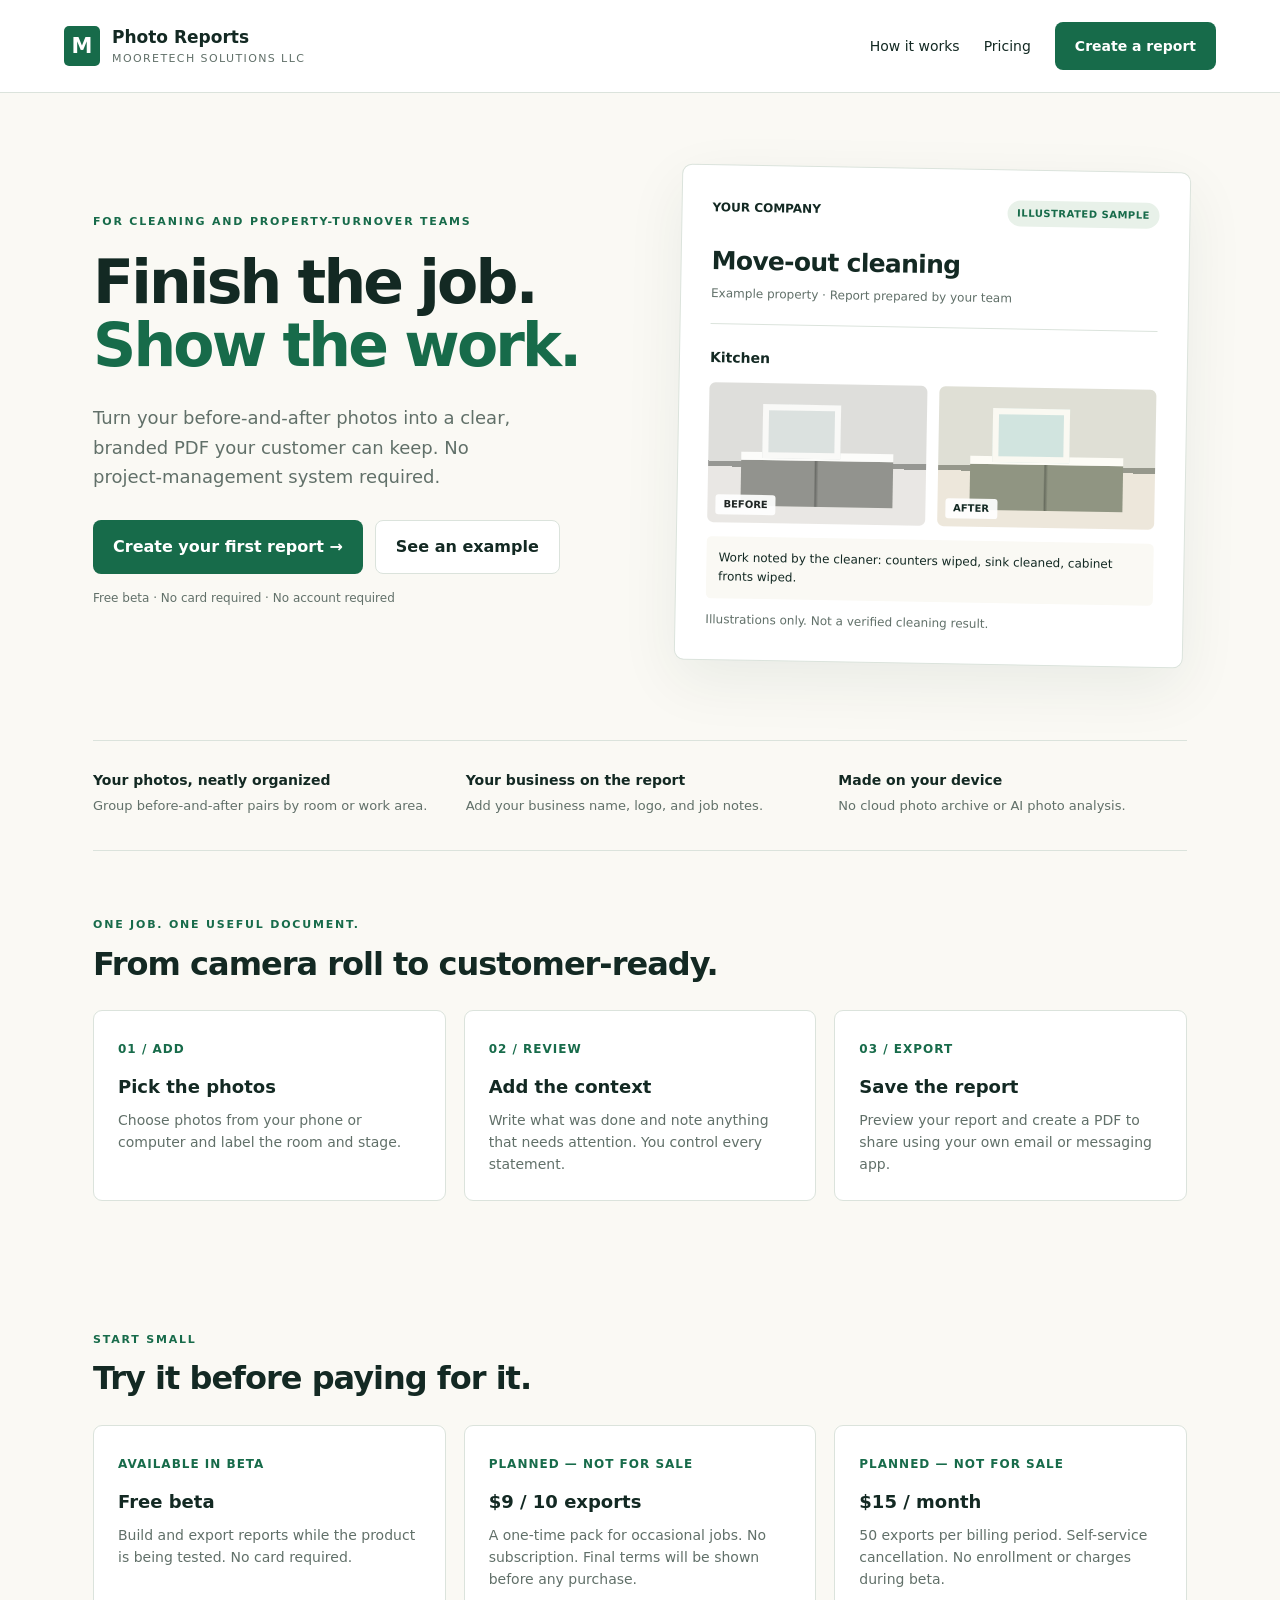
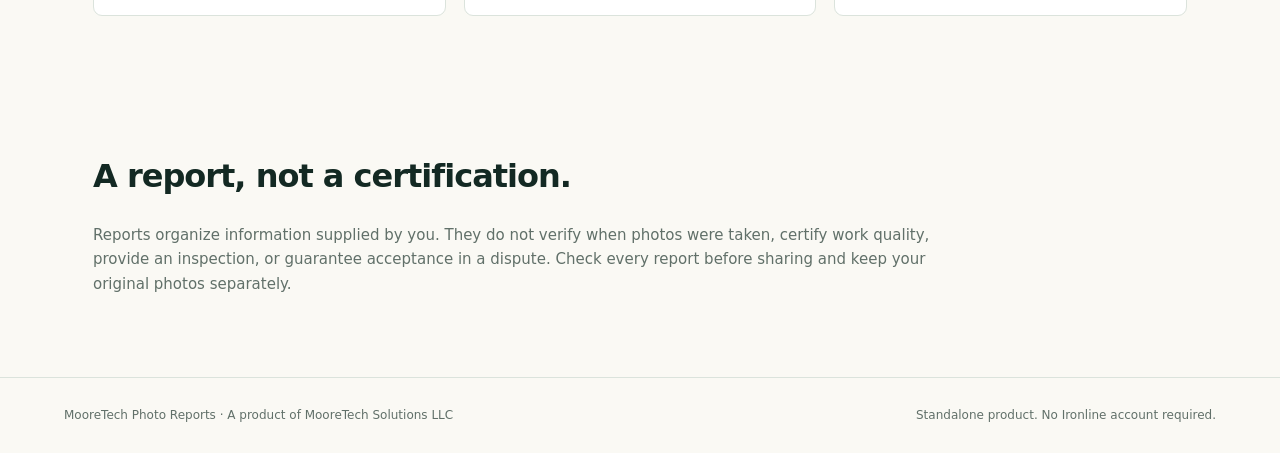
<file: photo-reports/design.html>
<!doctype html>
<html lang="en"><head><meta charset="utf-8"><meta name="viewport" content="width=device-width,initial-scale=1"><meta name="description" content="Turn cleaning and property-turnover photos into a clear, branded before-and-after report."><title>MooreTech Photo Reports</title><style>
:root{--ink:#132923;--green:#176b4a;--paper:#faf9f4;--line:#dbe3dc;--soft:#edf3ed;--muted:#617069}*{box-sizing:border-box}body{margin:0;background:var(--paper);color:var(--ink);font:16px/1.6 system-ui,-apple-system,BlinkMacSystemFont,'Segoe UI',sans-serif}a{color:inherit;text-decoration:none}button,input,textarea,select{font:inherit}button,.button{border:0;border-radius:8px;padding:13px 20px;font-weight:650;cursor:pointer;background:var(--green);color:white;display:inline-block}.outline{background:white;color:var(--ink);border:1px solid var(--line)}header{display:flex;align-items:center;justify-content:space-between;gap:20px;padding:22px 5vw;border-bottom:1px solid var(--line);background:#fff}.brand{display:flex;align-items:center;gap:12px;font-size:17px;font-weight:750;line-height:1.2}.mark{width:36px;height:40px;background:var(--green);color:#fff;display:grid;place-items:center;border-radius:5px;font-size:21px}.brand small{display:block;font-weight:450;font-size:11px;margin-top:5px;letter-spacing:1.4px;text-transform:uppercase;color:var(--muted)}nav{display:flex;gap:24px;align-items:center;font-size:14px}.wrap{max-width:1150px;margin:auto;padding:0 28px}.hero{display:grid;grid-template-columns:1.02fr 1fr;gap:65px;align-items:center;padding:75px 0}.eyebrow{font-size:11px;text-transform:uppercase;letter-spacing:1.8px;font-weight:750;color:var(--green)}h1{font-size:clamp(36px,5vw,60px);line-height:1.06;letter-spacing:-2.8px;font-weight:700;margin:20px 0 25px}h1 span{color:var(--green)}.lead{font-size:18px;line-height:1.65;color:var(--muted);max-width:440px}.actions{display:flex;gap:12px;flex-wrap:wrap;margin:28px 0 15px}.quiet{font-size:12px;color:var(--muted)}.report{background:white;border:1px solid var(--line);border-radius:10px;padding:30px;box-shadow:0 20px 60px #15362912;transform:rotate(1deg)}.report-top{display:flex;justify-content:space-between;align-items:center}.pill{background:#e8f1e9;color:var(--green);padding:5px 10px;font-size:10px;border-radius:20px;font-weight:700;letter-spacing:.5px}.report h2{font-size:25px;margin:20px 0 3px;letter-spacing:-.7px}.sub{font-size:12px;color:var(--muted)}.rule{height:1px;background:var(--line);margin:20px 0}.photo-grid{display:grid;grid-template-columns:1fr 1fr;gap:12px}.scene{position:relative;height:140px;border-radius:6px;background:linear-gradient(#dfdfd5 0 56%,#96988c 56% 60%,#ede7db 60%);overflow:hidden}.scene:before{content:'';position:absolute;left:15%;right:15%;bottom:12%;height:33%;background:linear-gradient(90deg,#909582 48%,#696e60 49%,#909582 51%);border-top:8px solid #fdfcf6}.scene:after{content:'';position:absolute;top:15%;left:25%;width:30%;height:30%;background:#d1e4df;border:6px solid #faf9f2}.before{filter:saturate(.3)}.tag{position:absolute;z-index:2;bottom:8px;left:8px;background:#ffffffeb;padding:2px 8px;border-radius:3px;font-size:10px;font-weight:750}.report-note{background:var(--paper);border-radius:5px;padding:12px;font-size:12px;margin-top:14px}.benefits{display:grid;grid-template-columns:repeat(3,1fr);gap:24px;border-top:1px solid var(--line);border-bottom:1px solid var(--line);padding:28px 0}.benefits strong{display:block;font-size:14px}.benefits p{font-size:13px;color:var(--muted);margin:5px 0}.section{padding:65px 0}.section h2{font-size:32px;line-height:1.15;letter-spacing:-1px;margin:12px 0 28px}.cards{display:grid;grid-template-columns:repeat(3,1fr);gap:18px}.card{padding:24px;background:#fff;border:1px solid var(--line);border-radius:9px}.number{font-size:12px;color:var(--green);font-weight:750;letter-spacing:1px}.card h3{font-size:18px;margin:12px 0 7px}.card p{color:var(--muted);font-size:14px;margin:0}.builder{display:none}.builder.open{display:block}.builder-grid{display:grid;grid-template-columns:1fr 1fr;gap:20px}.field{display:block;font-size:13px;font-weight:600;margin-bottom:15px}.field input,.field textarea,.field select{display:block;width:100%;border:1px solid var(--line);border-radius:6px;padding:10px;margin-top:5px;background:white;color:var(--ink)}.field textarea{min-height:100px}.upload{border:1px dashed #90ab99;border-radius:8px;padding:25px;text-align:center;background:var(--soft)}.thumbs{display:grid;grid-template-columns:repeat(2,1fr);gap:12px;margin-top:15px}.thumbs img{width:100%;height:120px;object-fit:contain;background:#eef1ec}.beta{background:#f0f5ed;border:1px solid var(--line);padding:14px 18px;border-radius:8px;font-size:13px}footer{border-top:1px solid var(--line);padding:28px 5vw;font-size:12px;color:var(--muted);display:flex;justify-content:space-between;gap:20px}#print-report{display:none}@media(max-width:760px){nav a{display:none}.hero{grid-template-columns:1fr;padding:45px 0;gap:35px}h1{letter-spacing:-1.5px}.report{transform:none}.cards,.benefits,.builder-grid{grid-template-columns:1fr}.wrap{padding:0 20px}header{padding:18px 20px}footer{flex-direction:column}.section{padding:45px 0}}@media print{body>*{display:none!important}#print-report{display:block!important;background:white;padding:25px}#print-report img{max-width:45%;max-height:280px;margin:10px}#print-report h1{font-size:28px;letter-spacing:-1px}}
</style></head><body><header><a class="brand" href="#"><span class="mark">M</span><span>Photo Reports<small>MooreTech Solutions LLC</small></span></a><nav><a href="#how">How it works</a><a href="#plans">Pricing</a><button data-start>Create a report</button></nav></header><main class="wrap"><section class="hero"><div><div class="eyebrow">For cleaning and property-turnover teams</div><h1>Finish the job.<br><span>Show the work.</span></h1><p class="lead">Turn your before-and-after photos into a clear, branded PDF your customer can keep. No project-management system required.</p><div class="actions"><button data-start>Create your first report &rarr;</button><a class="button outline" href="#example">See an example</a></div><p class="quiet">Free beta &middot; No card required &middot; No account required</p></div><div class="report" id="example"><div class="report-top"><strong style="font-size:12px">YOUR COMPANY</strong><span class="pill">ILLUSTRATED SAMPLE</span></div><h2>Move-out cleaning</h2><div class="sub">Example property &middot; Report prepared by your team</div><div class="rule"></div><strong style="font-size:14px">Kitchen</strong><div class="photo-grid" style="margin-top:12px"><div class="scene before"><span class="tag">BEFORE</span></div><div class="scene"><span class="tag">AFTER</span></div></div><div class="report-note">Work noted by the cleaner: counters wiped, sink cleaned, cabinet fronts wiped.</div><p class="quiet" style="margin-bottom:0">Illustrations only. Not a verified cleaning result.</p></div></section><div class="benefits"><div><strong>Your photos, neatly organized</strong><p>Group before-and-after pairs by room or work area.</p></div><div><strong>Your business on the report</strong><p>Add your business name, logo, and job notes.</p></div><div><strong>Made on your device</strong><p>No cloud photo archive or AI photo analysis.</p></div></div><section class="section" id="how"><div class="eyebrow">One job. One useful document.</div><h2>From camera roll to customer-ready.</h2><div class="cards"><article class="card"><span class="number">01 / ADD</span><h3>Pick the photos</h3><p>Choose photos from your phone or computer and label the room and stage.</p></article><article class="card"><span class="number">02 / REVIEW</span><h3>Add the context</h3><p>Write what was done and note anything that needs attention. You control every statement.</p></article><article class="card"><span class="number">03 / EXPORT</span><h3>Save the report</h3><p>Preview your report and create a PDF to share using your own email or messaging app.</p></article></div></section><section class="section builder" id="builder"><div class="eyebrow">Create a report</div><h2>Put your work in the picture.</h2><div class="beta">Development beta. Payments are not enabled. Report content stays in this browser session; export before closing.</div><div class="builder-grid" style="margin-top:20px"><div class="card"><label class="field">Business name<input id="company" maxlength="80" placeholder="Your cleaning company"></label><label class="field">Report title<input id="title" value="Move-out cleaning" maxlength="100"></label><label class="field">Property / job reference<input id="job" maxlength="120" placeholder="Use a job reference instead of a full address"></label><label class="field">Work notes<textarea id="notes" maxlength="1500" placeholder="Describe only the work your team actually completed."></textarea></label></div><div class="card"><label class="field">Photos (JPEG, PNG, WebP)<input type="file" id="photos" accept="image/jpeg,image/png,image/webp" multiple></label><p class="quiet">Avoid people, keys, access codes, identifying documents, and other sensitive details. Only use photos you have permission to process.</p><div class="thumbs" id="thumbs"></div></div></div><div class="actions"><button id="export">Print / save PDF</button><button class="outline" id="clear">Clear report</button></div><p class="quiet" id="message" role="status"></p></section><section class="section" id="plans"><div class="eyebrow">Start small</div><h2>Try it before paying for it.</h2><div class="cards"><article class="card"><span class="number">AVAILABLE IN BETA</span><h3>Free beta</h3><p>Build and export reports while the product is being tested. No card required.</p></article><article class="card"><span class="number">PLANNED &mdash; NOT FOR SALE</span><h3>$9 / 10 exports</h3><p>A one-time pack for occasional jobs. No subscription. Final terms will be shown before any purchase.</p></article><article class="card"><span class="number">PLANNED &mdash; NOT FOR SALE</span><h3>$15 / month</h3><p>50 exports per billing period. Self-service cancellation. No enrollment or charges during beta.</p></article></div></section><section class="section"><h2>A report, not a certification.</h2><p class="lead" style="max-width:850px;font-size:15px">Reports organize information supplied by you. They do not verify when photos were taken, certify work quality, provide an inspection, or guarantee acceptance in a dispute. Check every report before sharing and keep your original photos separately.</p></section></main><footer><span>MooreTech Photo Reports &middot; A product of MooreTech Solutions LLC</span><span>Standalone product. No Ironline account required.</span></footer><section id="print-report"></section><script>
const $=id=>document.getElementById(id);let pics=[];document.querySelectorAll('[data-start]').forEach(b=>b.onclick=()=>{$('builder').classList.add('open');$('builder').scrollIntoView({behavior:'smooth'})});$('photos').onchange=async e=>{for(const f of Array.from(e.target.files).slice(0,12)){if(!['image/jpeg','image/png','image/webp'].includes(f.type)||f.size>12*1024*1024){$('message').textContent='Use JPEG, PNG, or WebP files smaller than 12 MB.';continue}const u=URL.createObjectURL(f);pics.push(u);const im=document.createElement('img');im.src=u;im.alt='Selected job photo';$('thumbs').appendChild(im)}e.target.value=''};$('clear').onclick=()=>{if(!confirm('Clear this report and selected photos?'))return;pics.forEach(URL.revokeObjectURL);pics=[];$('thumbs').replaceChildren();$('company').value='';$('job').value='';$('notes').value='';$('message').textContent='Report cleared.'};$('export').onclick=()=>{if(!$('company').value.trim()||!pics.length){$('message').textContent='Add your business name and at least one photo.';return}const r=$('print-report');r.replaceChildren();for(const [tag,text] of [['p',$('company').value],['h1',$('title').value],['p',$('job').value],['p',$('notes').value]]){const n=document.createElement(tag);n.textContent=text;r.appendChild(n)}pics.forEach(u=>{const n=document.createElement('img');n.src=u;n.alt='Job photo';r.appendChild(n)});const n=document.createElement('p');n.textContent='Prepared from customer-supplied photos and notes. Not an independent inspection or verification.';r.appendChild(n);window.print()};
</script></body></html>
</file>
